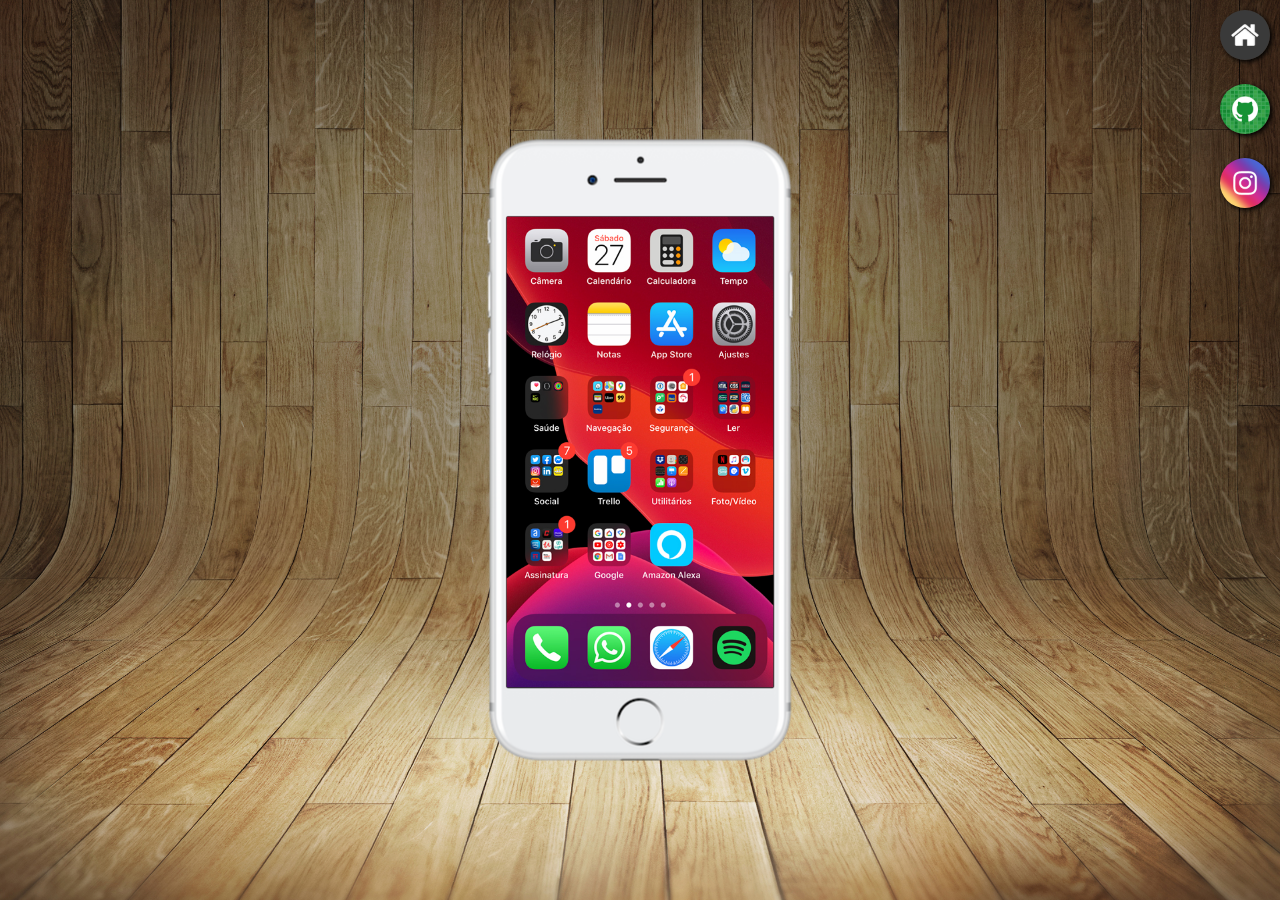
<file: index.html>
<!DOCTYPE html>
<html lang="pt-br">
<head>
    <meta charset="UTF-8">
    <meta name="viewport" content="width=device-width, initial-scale=1.0">
    <title>Minhas redes</title>
    <link rel="shortcut icon" href="pacote-d013/favicon.ico" type="image/x-icon">
    <link rel="stylesheet" href="Redes_Sociais/pacote-d013/estilos/style.css">
</head>
<body>
    <main>
        <section id="telefone">
            <iframe src="home.html" name="tela" id="tela" frameborder="0">O navegador não é compativel</iframe>
        </section>
        <section id="rede_social">
            <a href="home.html" target="tela"><img src="Redes_Sociais/pacote-d013/pacote-d013/imagens/logo-home.jpg" alt="Home"></a> <br>
            <a href="github.html" target="tela"><img src="Redes_Sociais/pacote-d013/pacote-d013/imagens/logo-github.jpg" alt="github"></a> <br>
            <a href="instagram.html" target="tela"><img src="Redes_Sociais/pacote-d013/pacote-d013/imagens/logo-instagram.jpg" alt="instagram"></a>
        </section>
    </main>
</body>
</html>
</file>
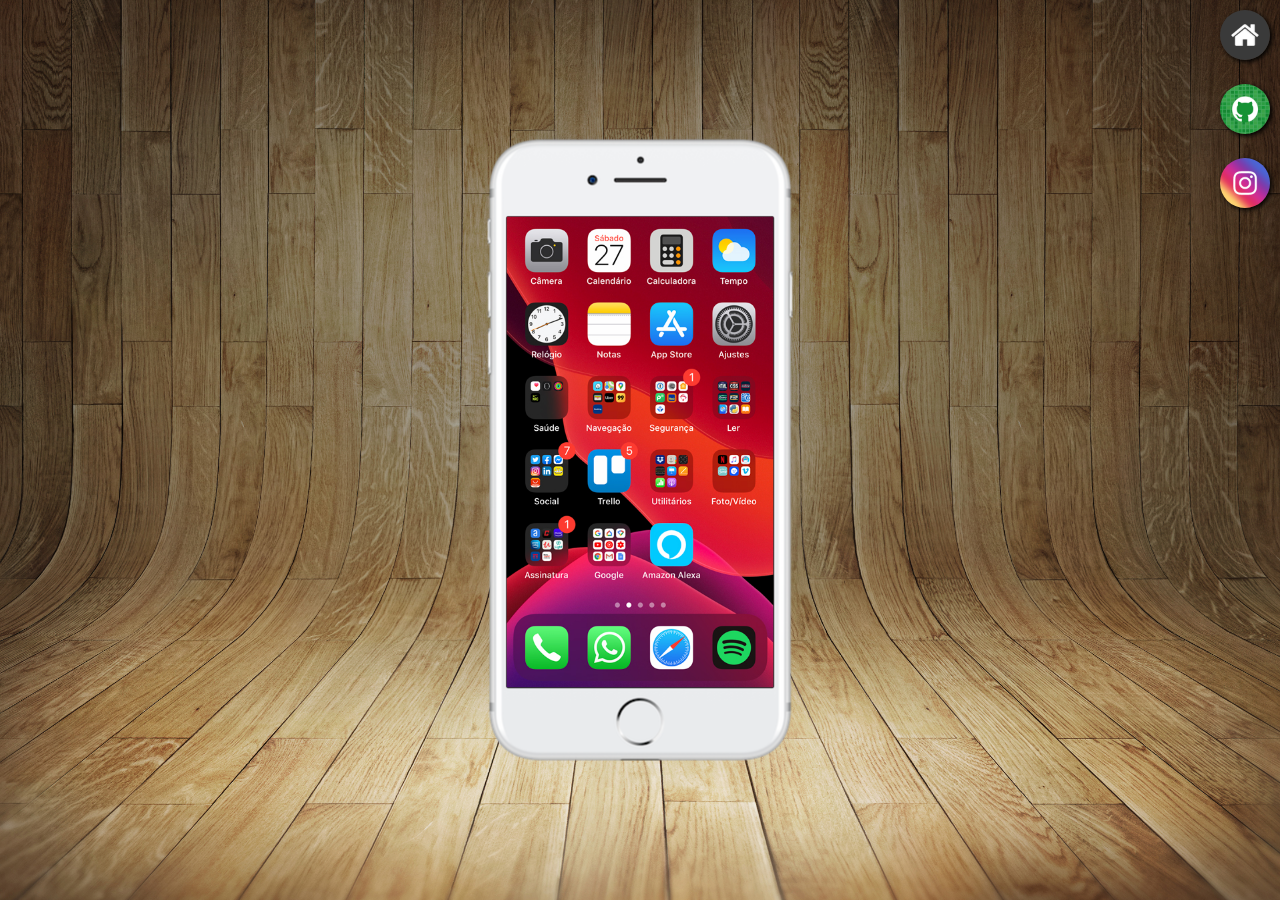
<file: Redes_Sociais/pacote-d013/index.html>
<!DOCTYPE html>
<html lang="pt-br">
<head>
    <meta charset="UTF-8">
    <meta name="viewport" content="width=device-width, initial-scale=1.0">
    <title>Minhas redes</title>
    <link rel="shortcut icon" href="pacote-d013/favicon.ico" type="image/x-icon">
    <link rel="stylesheet" href="estilos/style.css">
</head>
<body>
    <main>
        <section id="telefone">
            <iframe src="home.html" name="tela" id="tela" frameborder="0">O navegador não é compativel</iframe>
        </section>
        <section id="rede_social">
            <a href="home.html" target="tela"><img src="pacote-d013/imagens/logo-home.jpg" alt="Home"></a> <br>
            <a href="github.html" target="tela"><img src="pacote-d013/imagens/logo-github.jpg" alt="github"></a> <br>
            <a href="instagram.html" target="tela"><img src="pacote-d013/imagens/logo-instagram.jpg" alt="instagram"></a>
        </section>
    </main>
</body>
</html>
</file>
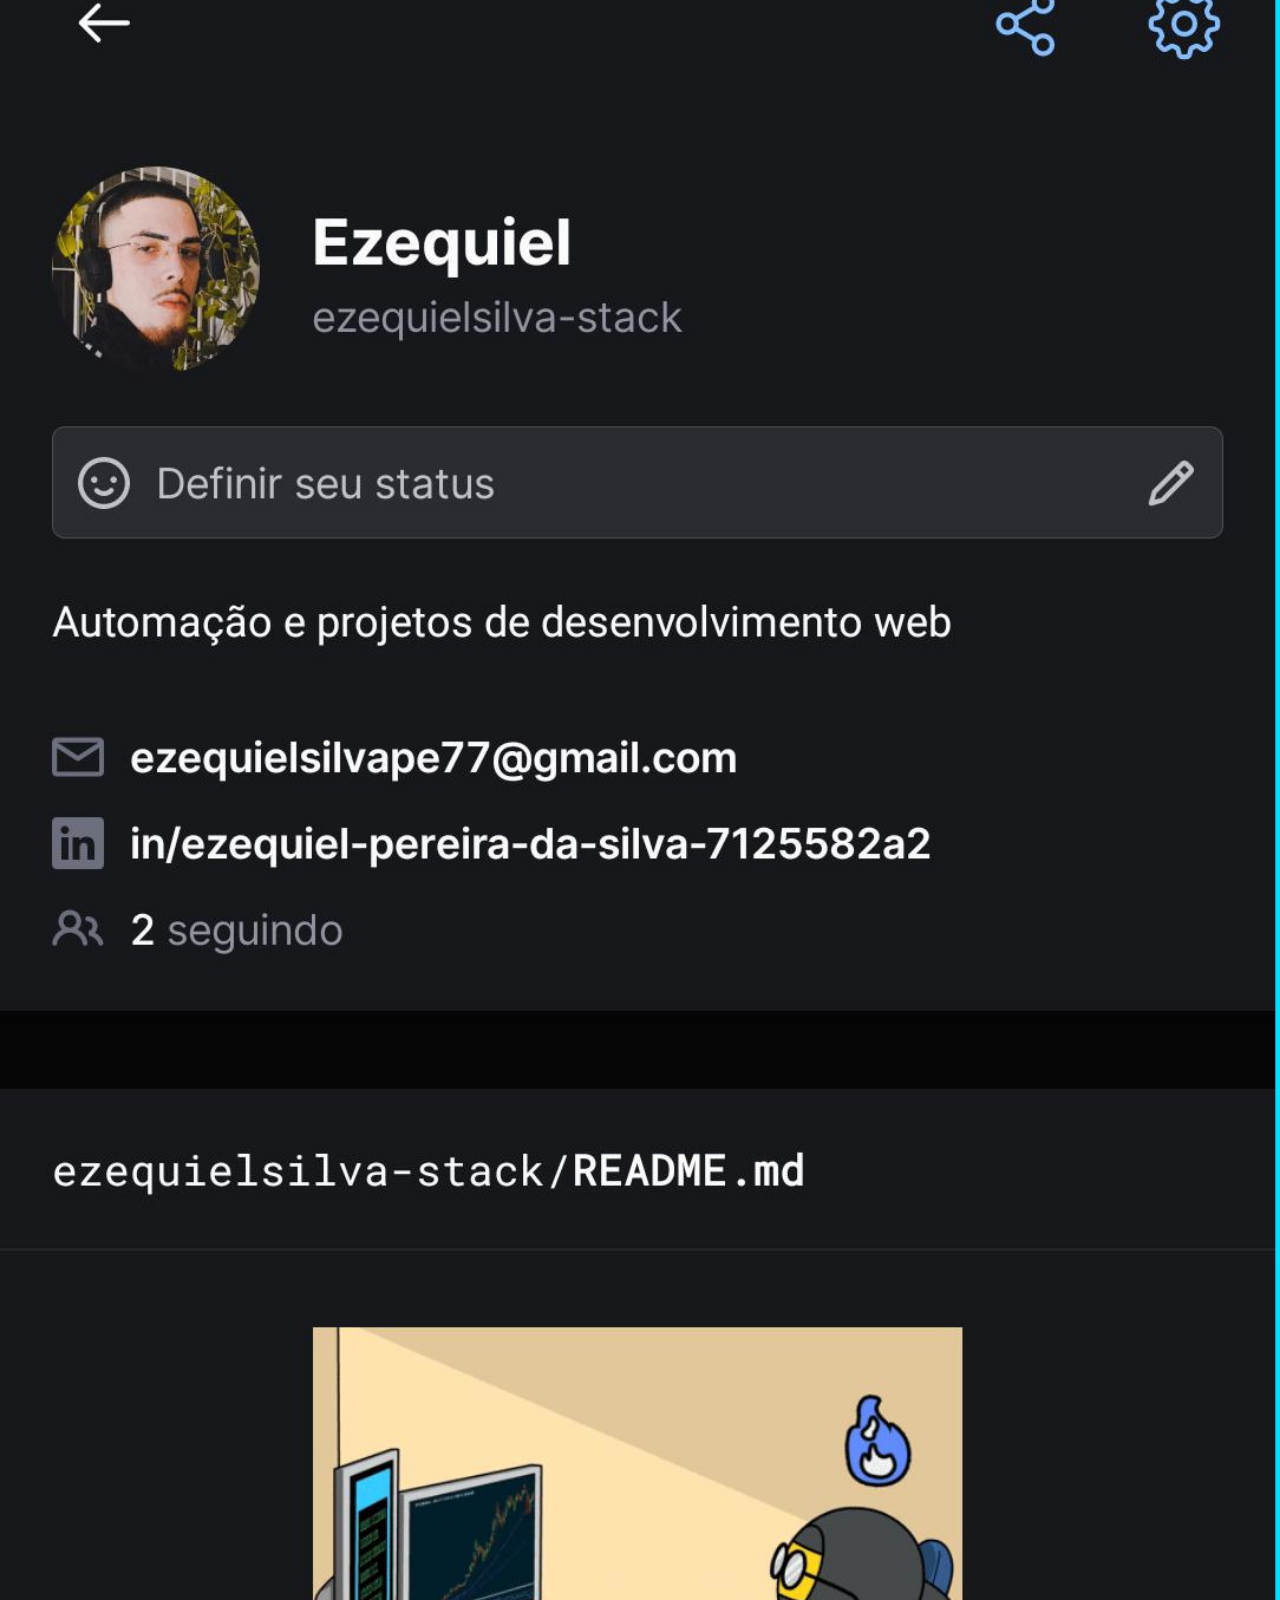
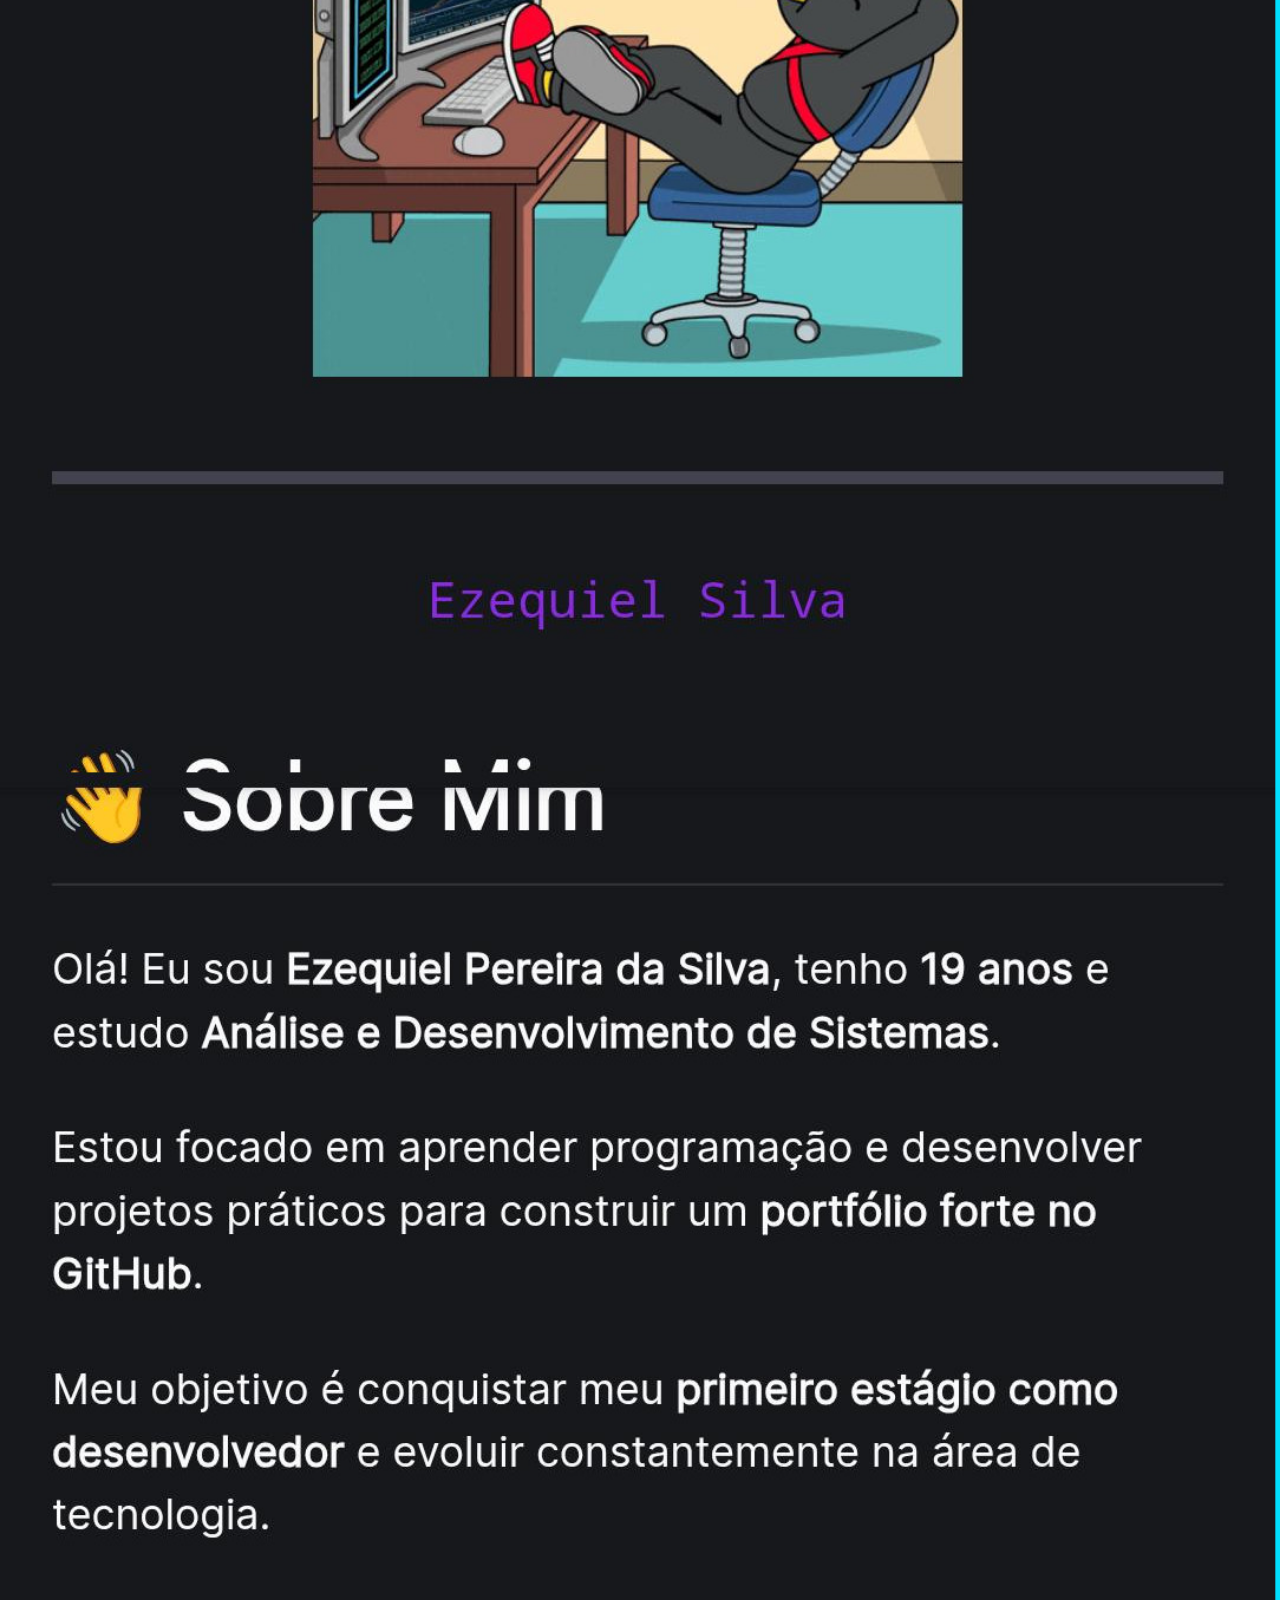
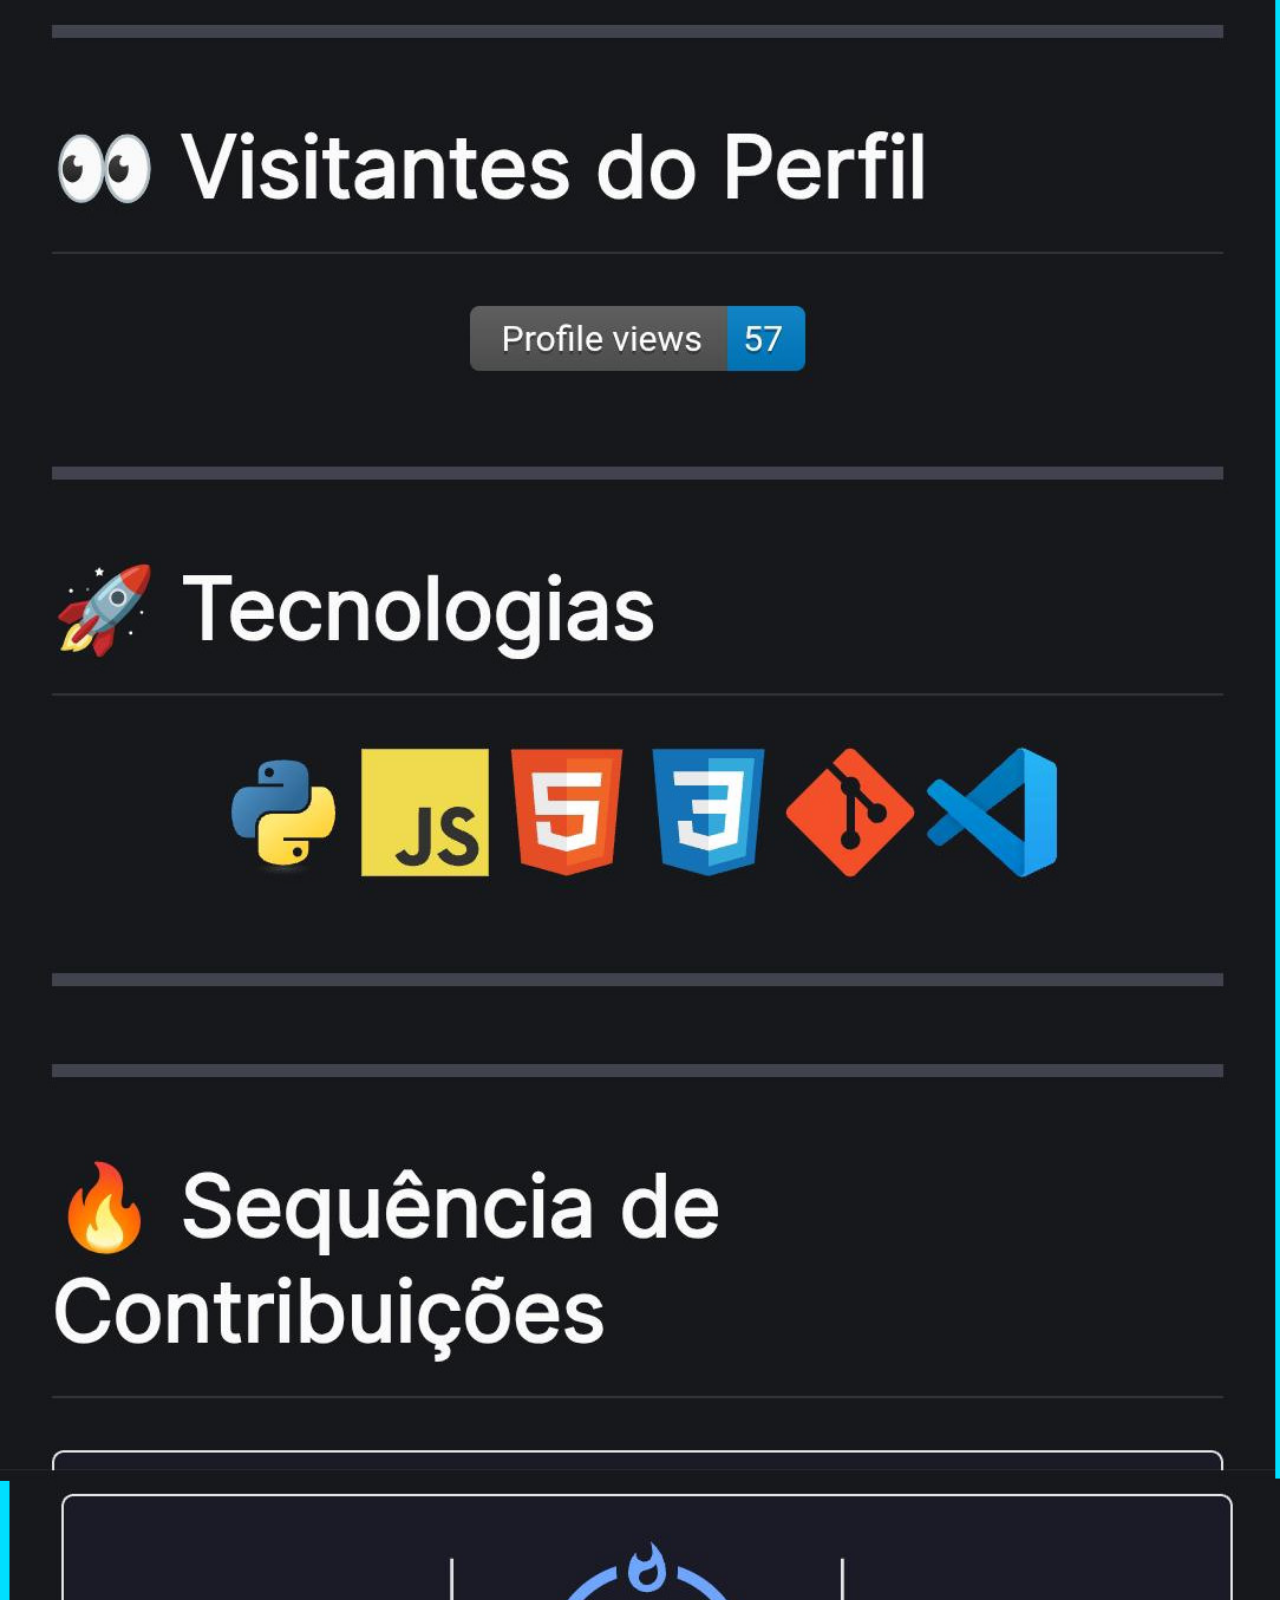
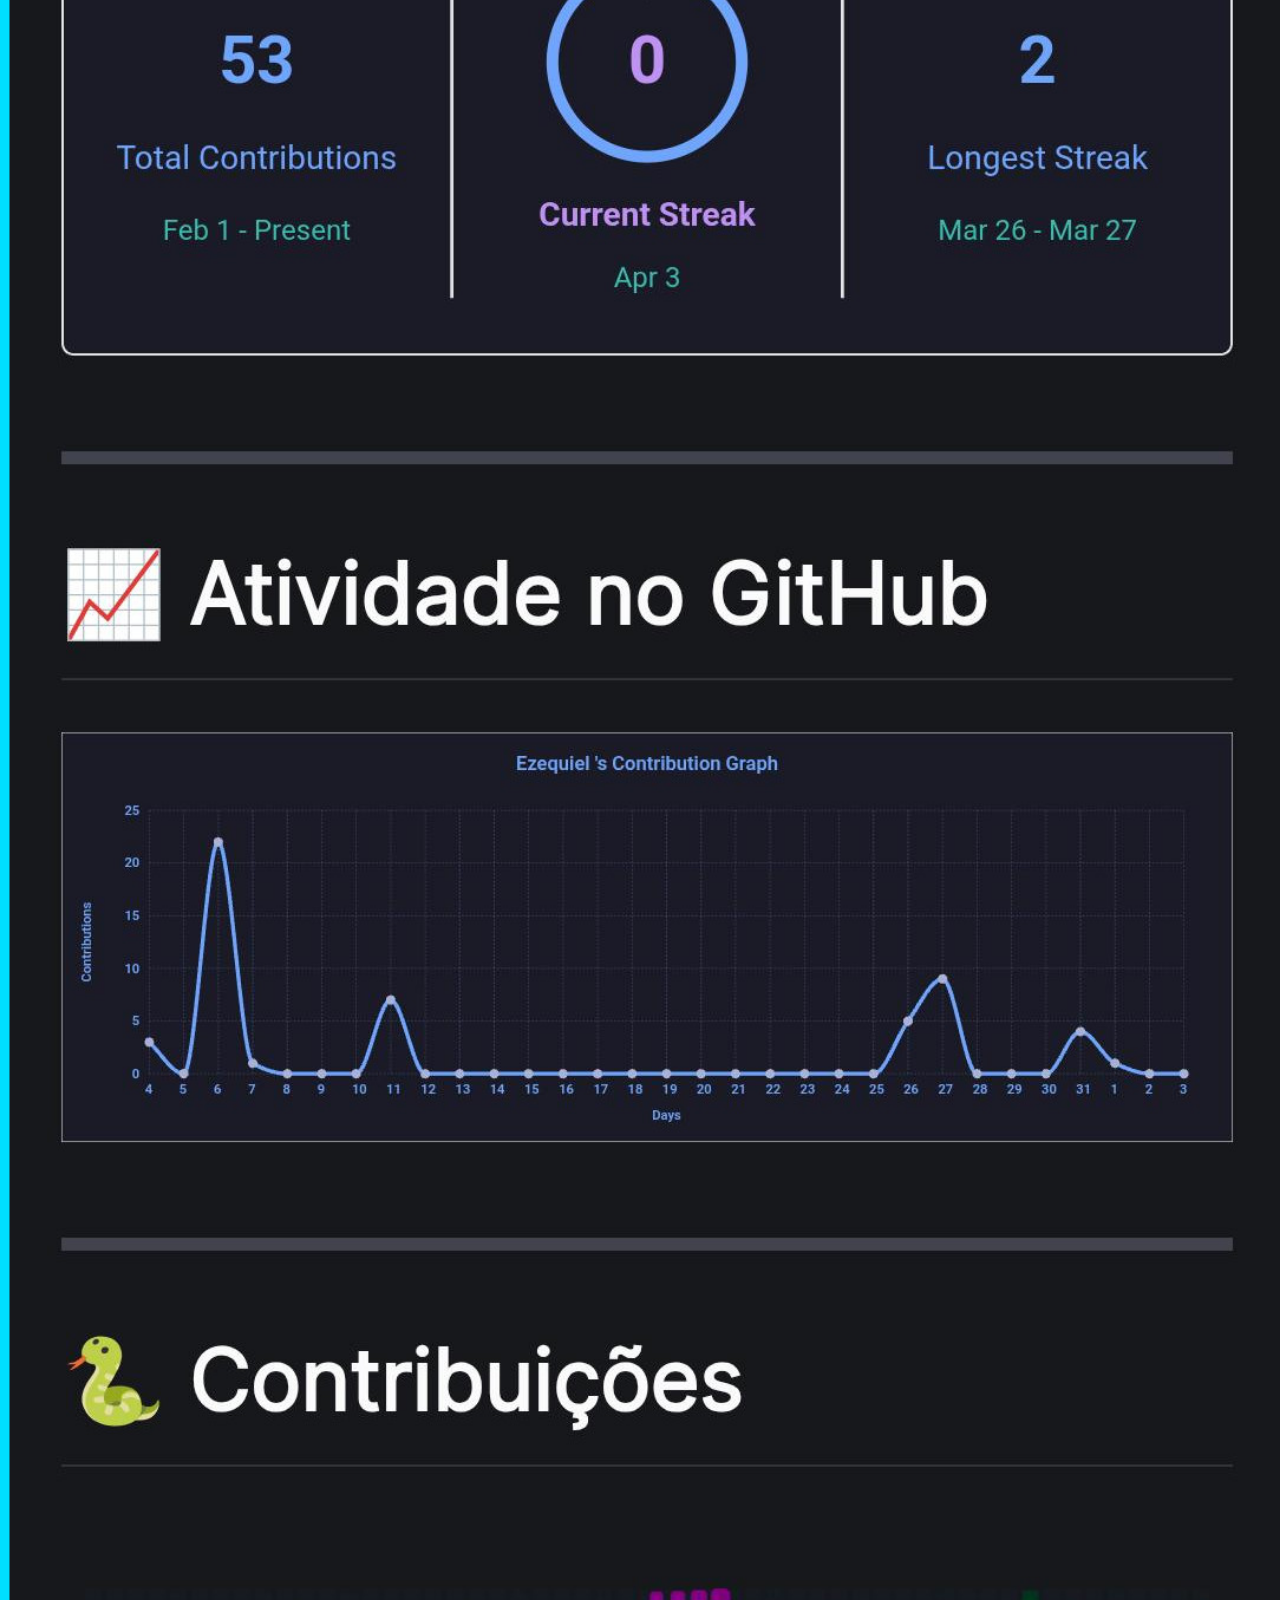
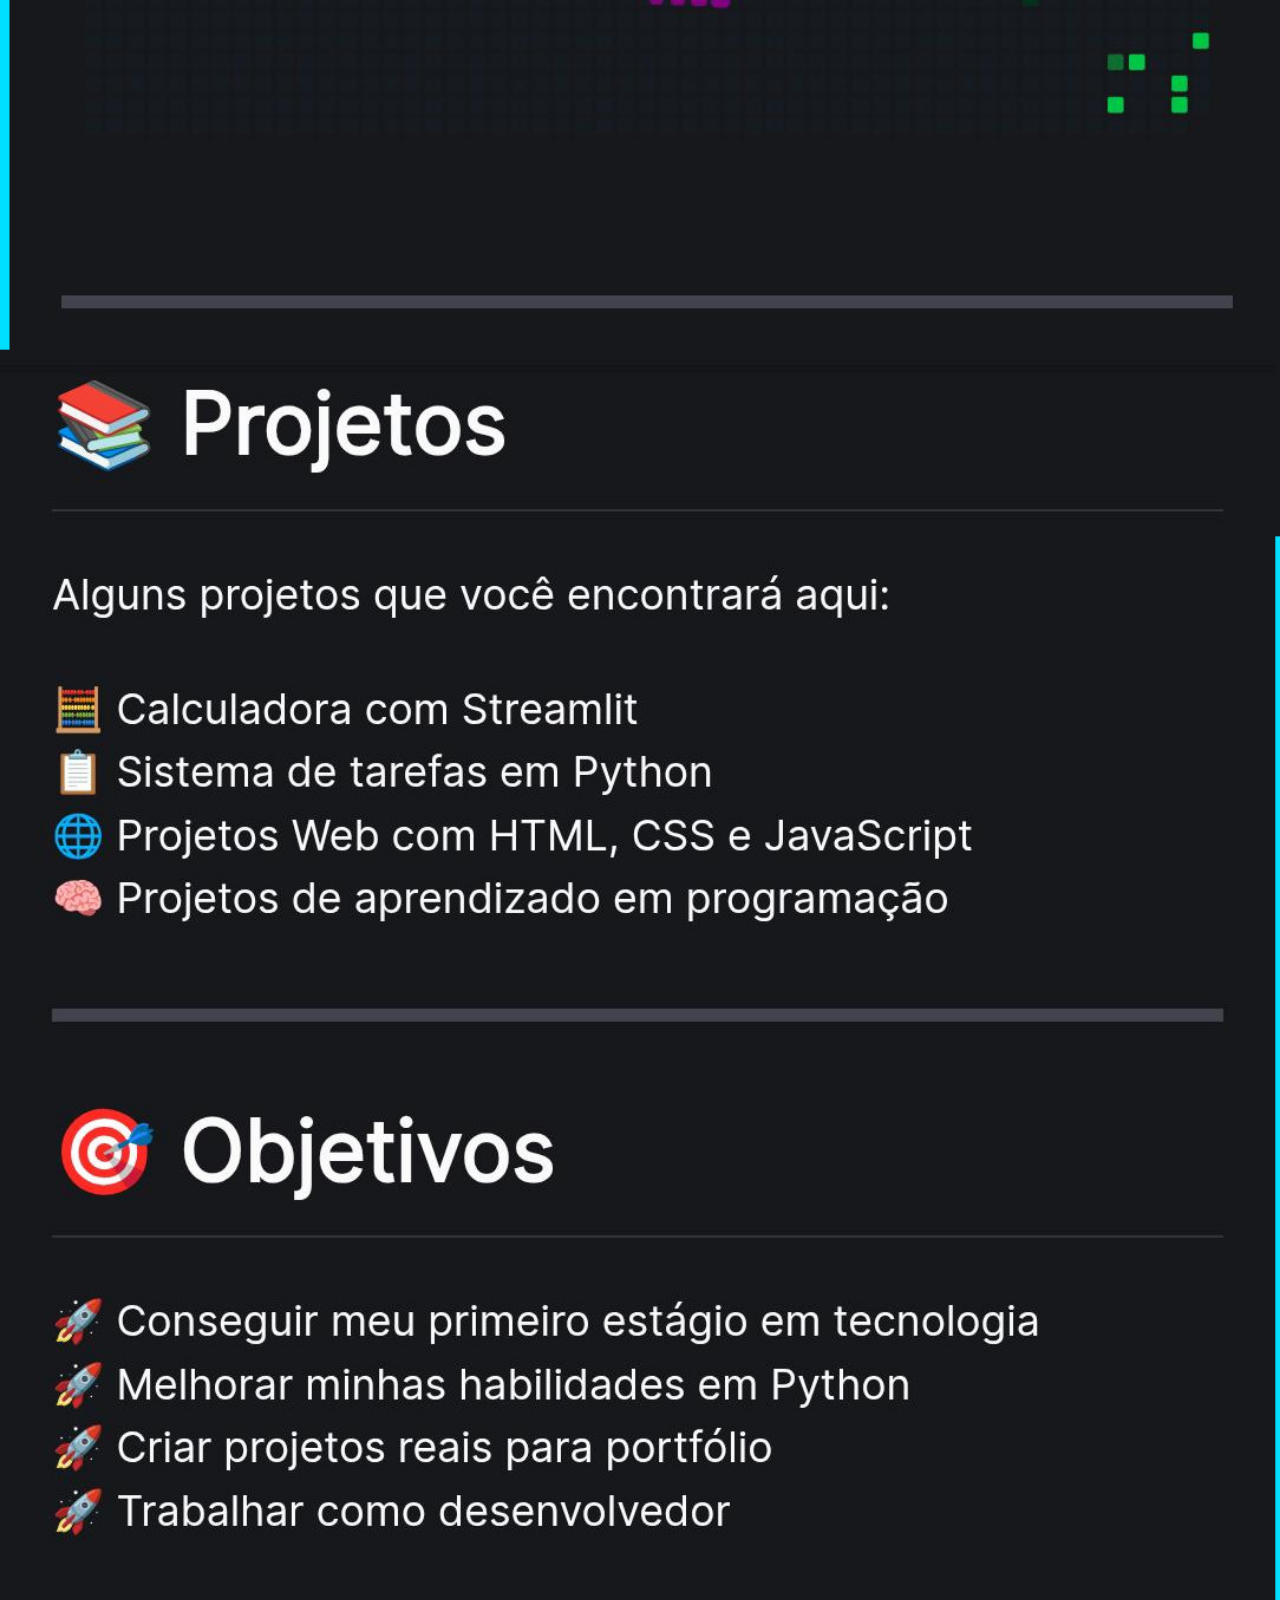
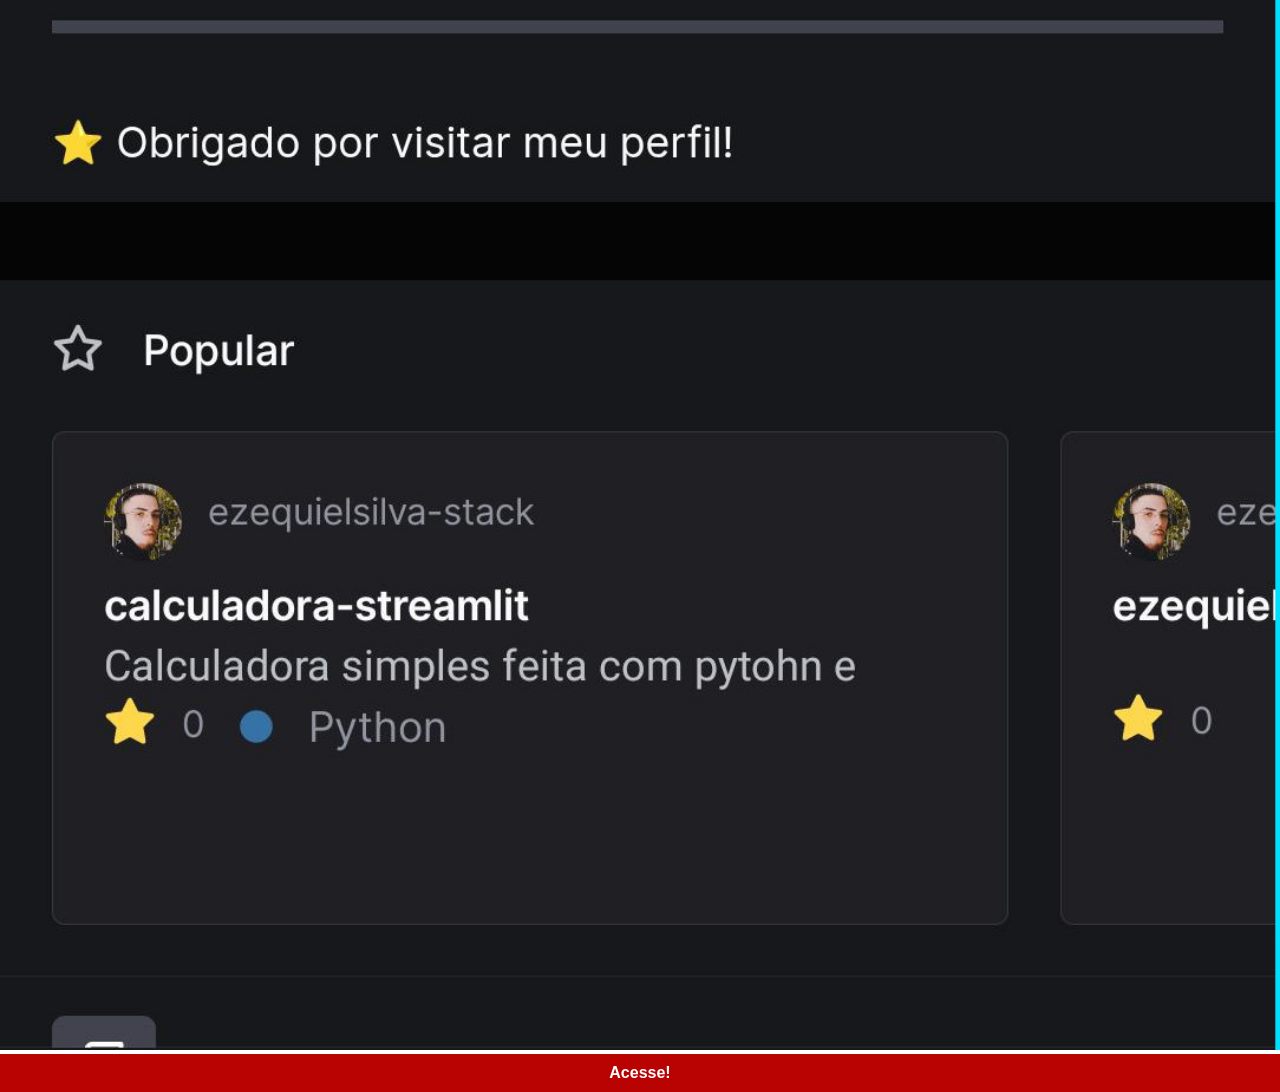
<file: github.html>
<!DOCTYPE html>
<html lang="pt-br">
<head>
    <meta charset="UTF-8">
    <meta name="viewport" content="width=device-width, initial-scale=1.0">
    <title>GitHub</title>
    <link rel="stylesheet" href="Redes_Sociais/pacote-d013/estilos/social.css">
</head>
<body>
    <img src="Redes_Sociais/pacote-d013/pacote-d013/imagens/github.jpg" alt="github"> <a href="https://github.com/ezequielsilva-stack" target="_blank">Acesse!</a>
</body>
</html>
</file>
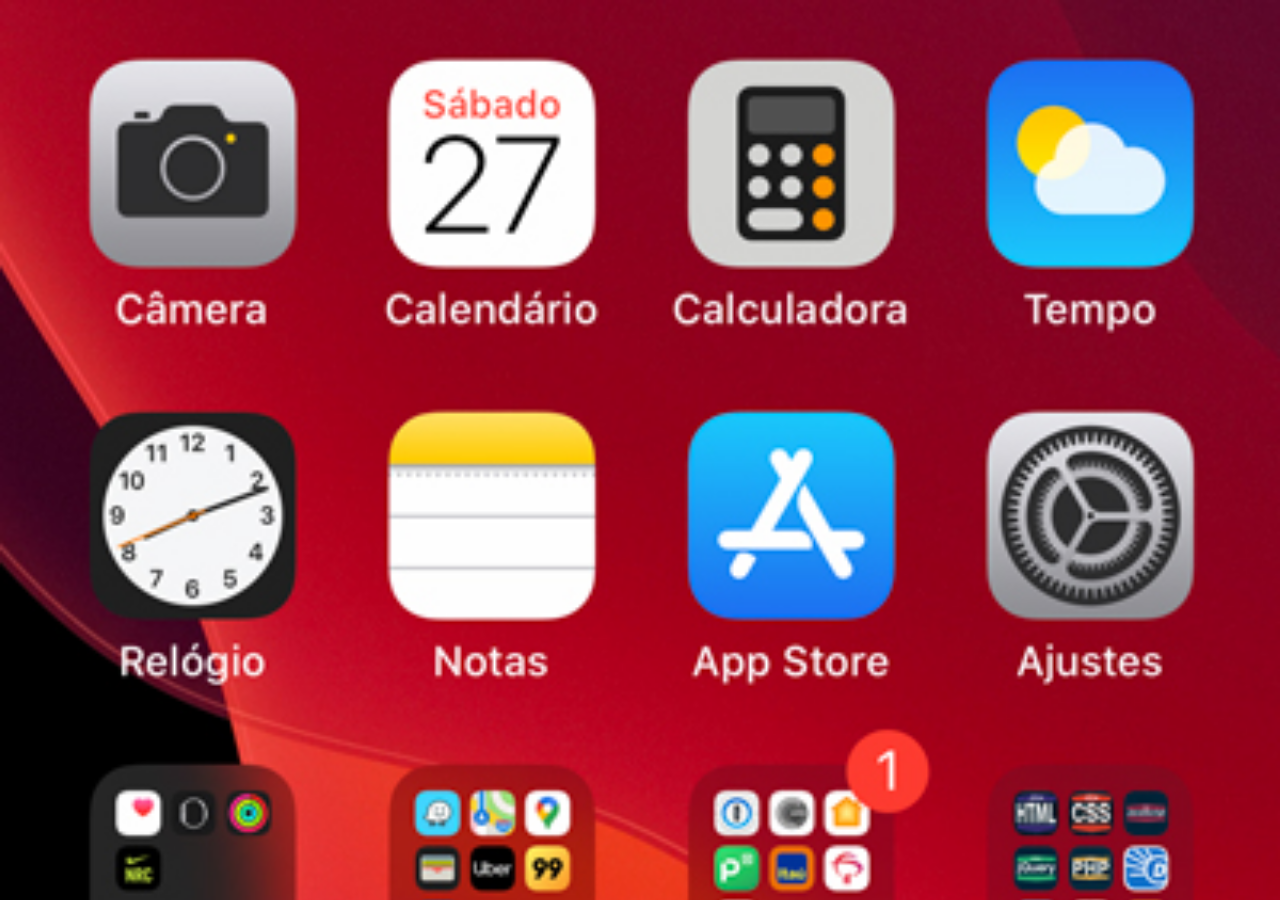
<file: home.html>
<!DOCTYPE html>
<html lang="pt-br">
<head>
    <meta charset="UTF-8">
    <meta name="viewport" content="width=device-width, initial-scale=1.0">
    <title>Home</title>
    <style>
      *{
        margin: 0;
        padding: 0;
      } 
      body{
        width: 100vw;
        height: 100vh;
        background: black url(Redes_Sociais/pacote-d013/pacote-d013/imagens/tela-home.jpg) no-repeat top center;
        background-size: cover;
      }
    </style>
</head>
<body>
    
</body>
</html>
</file>
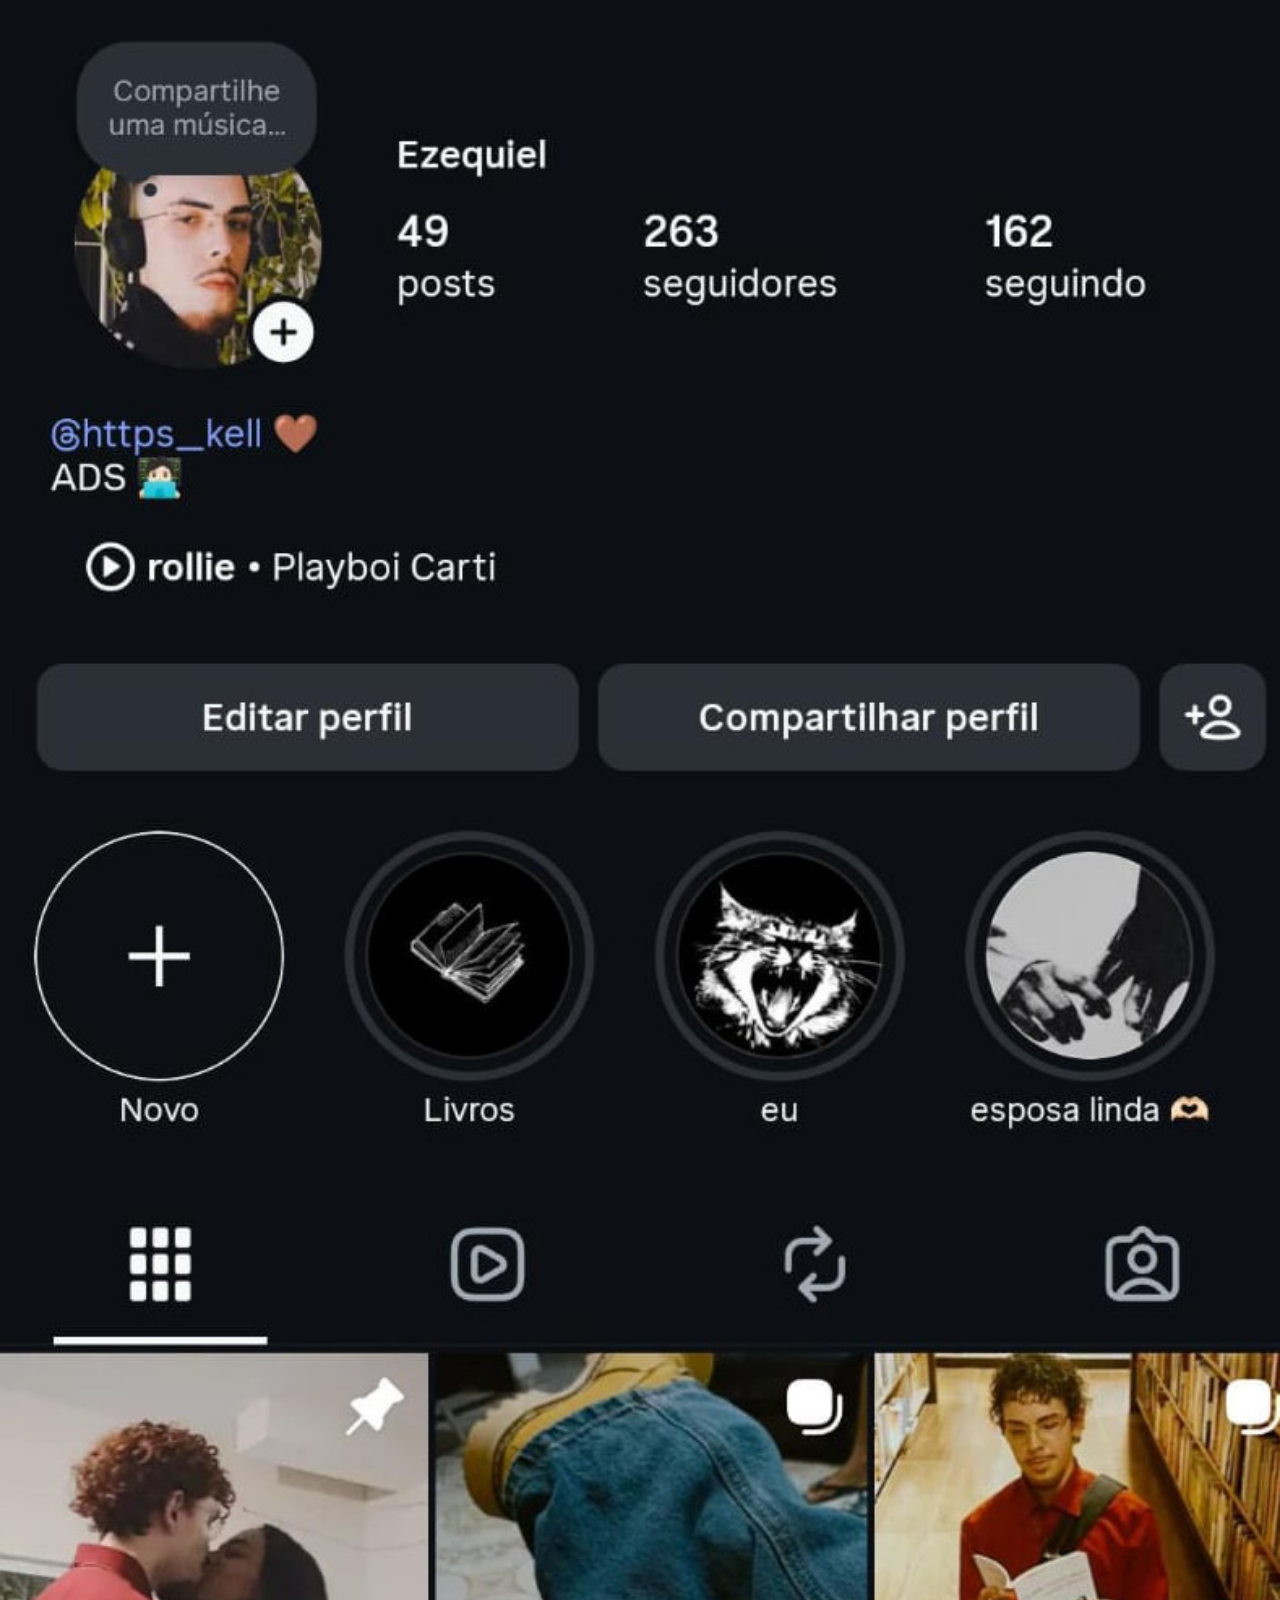
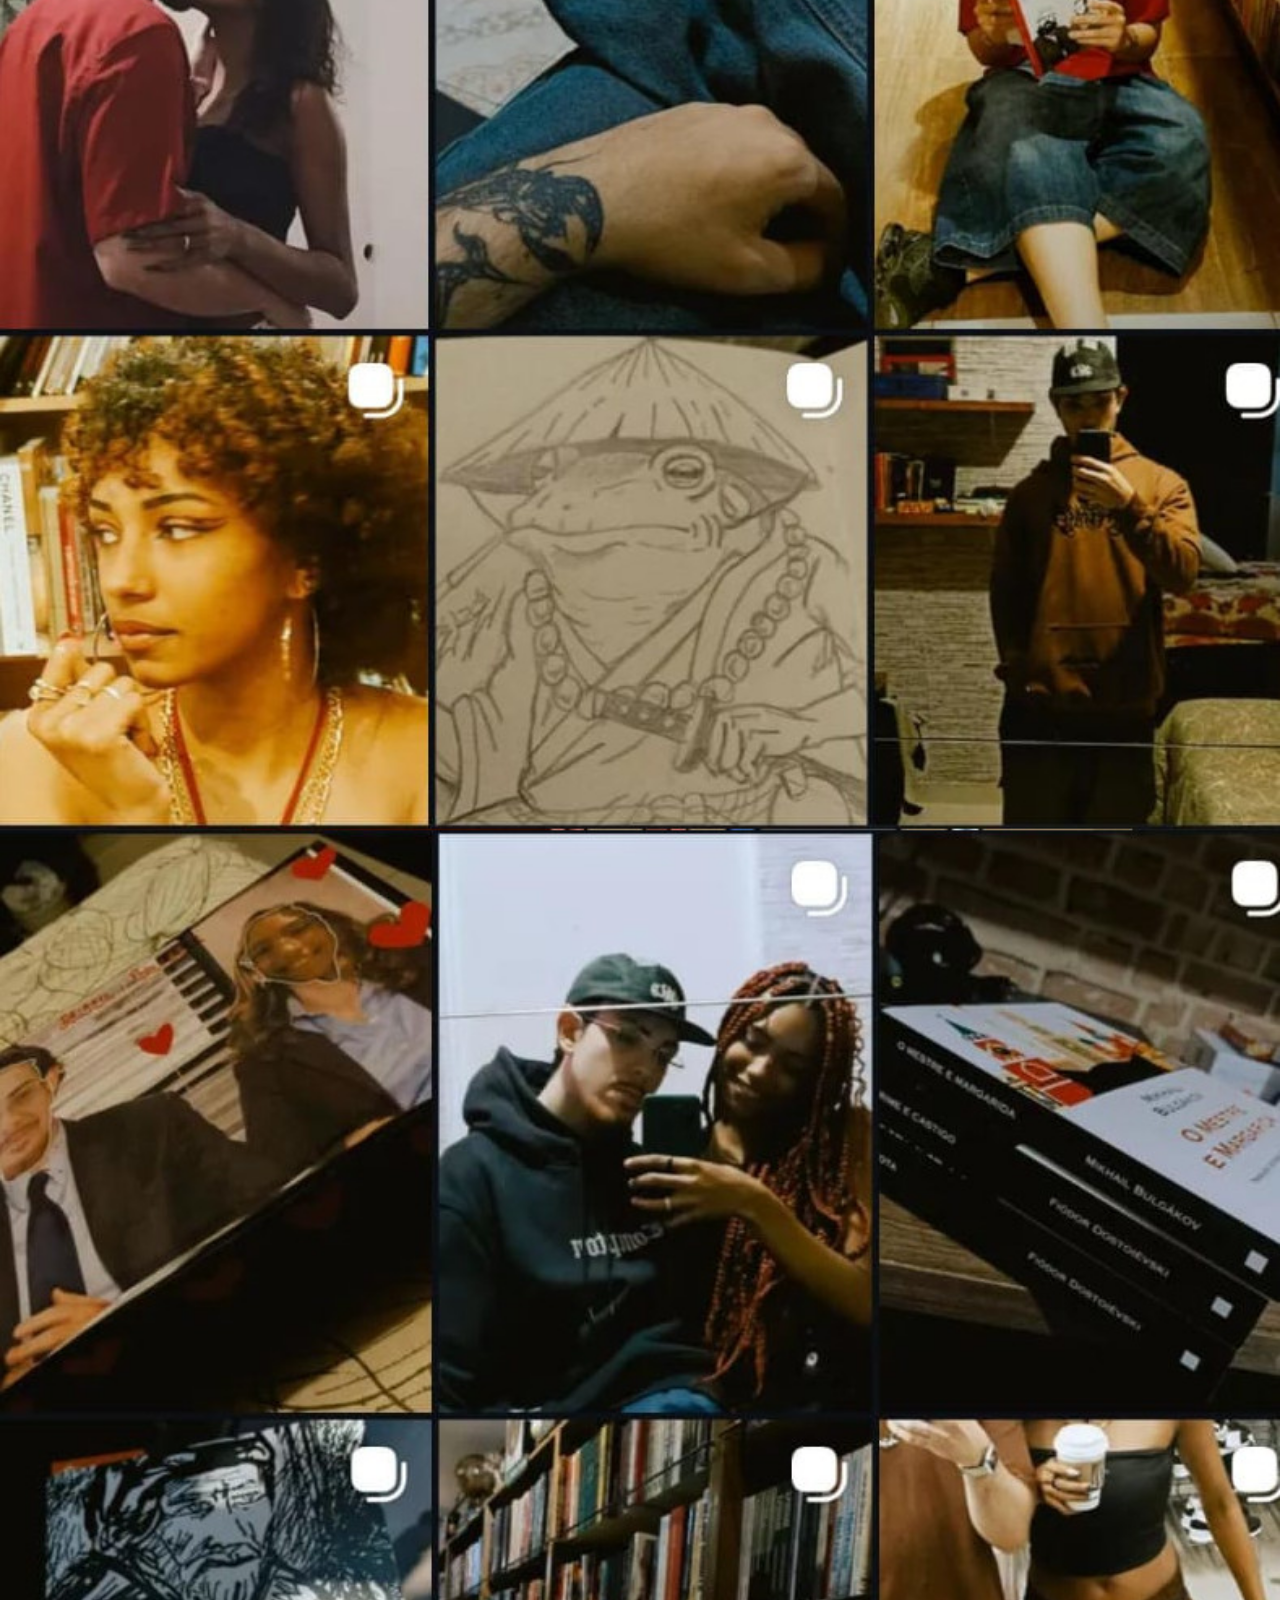
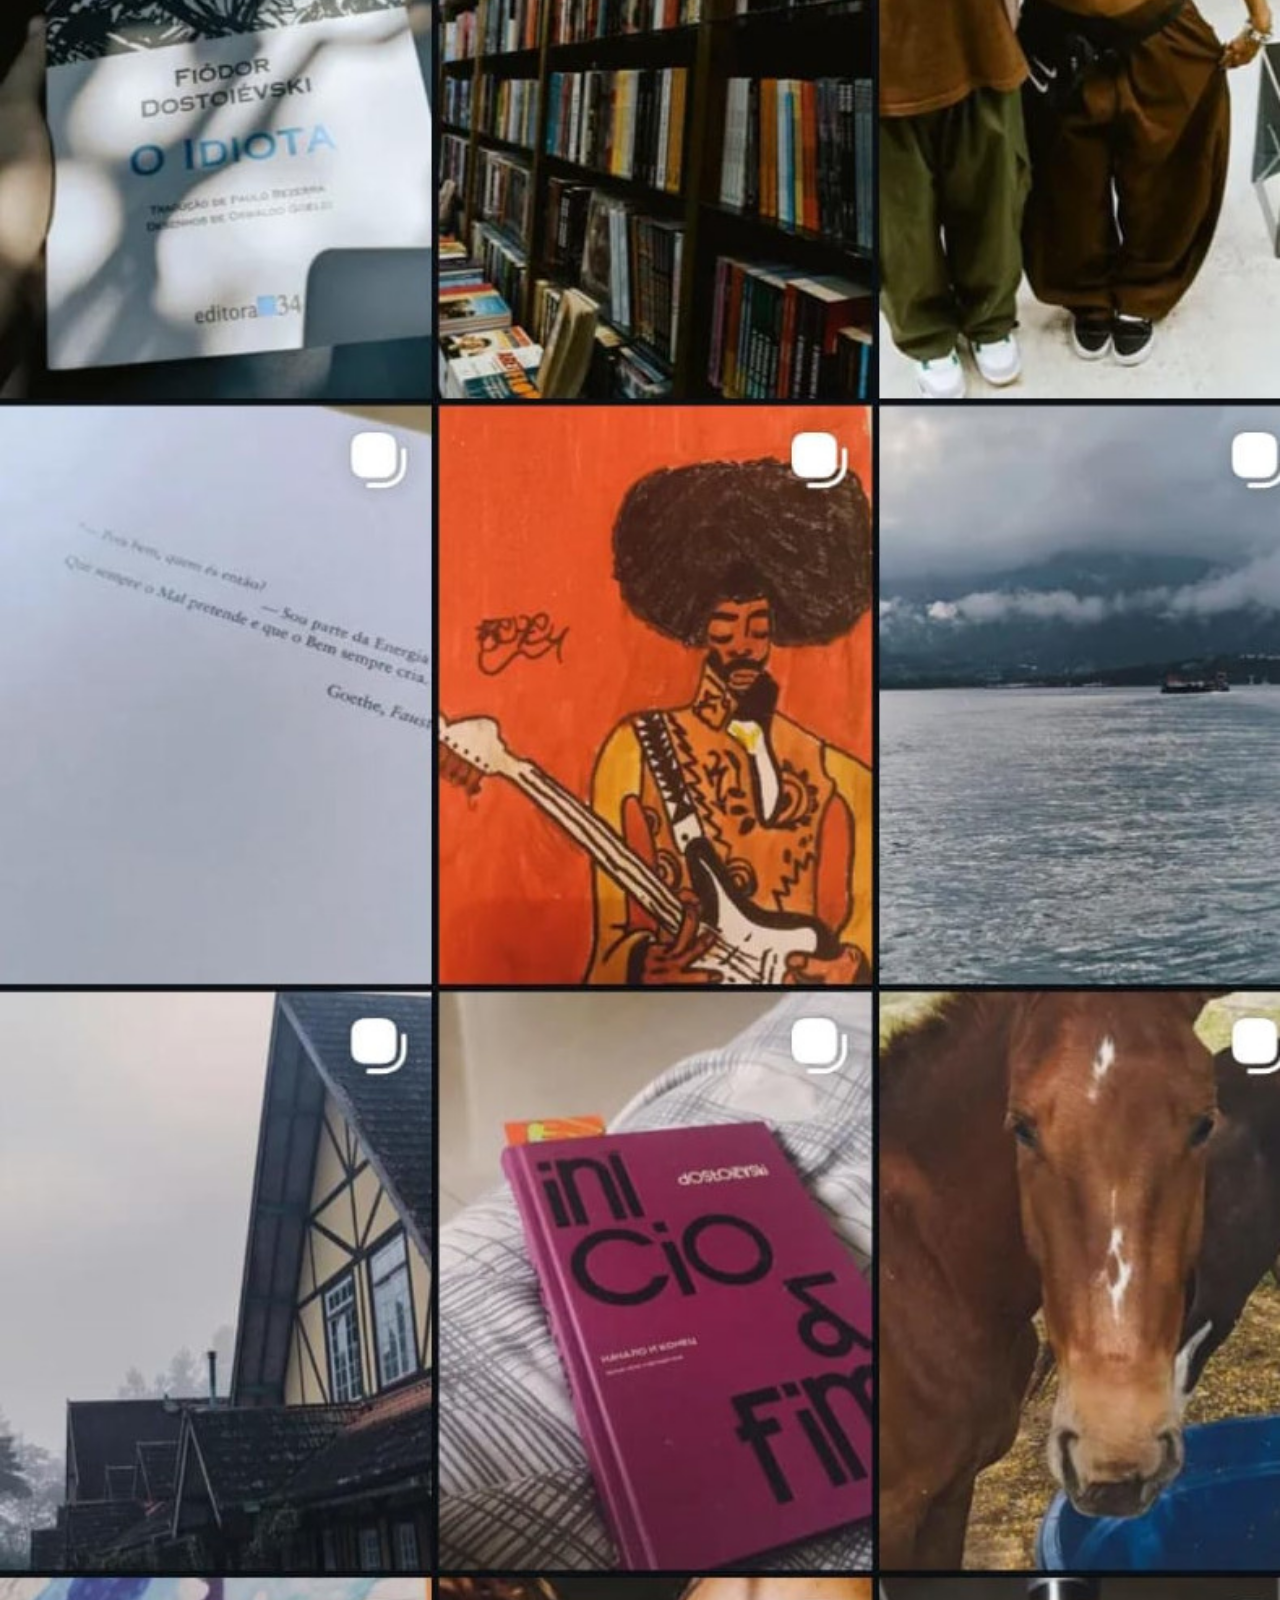
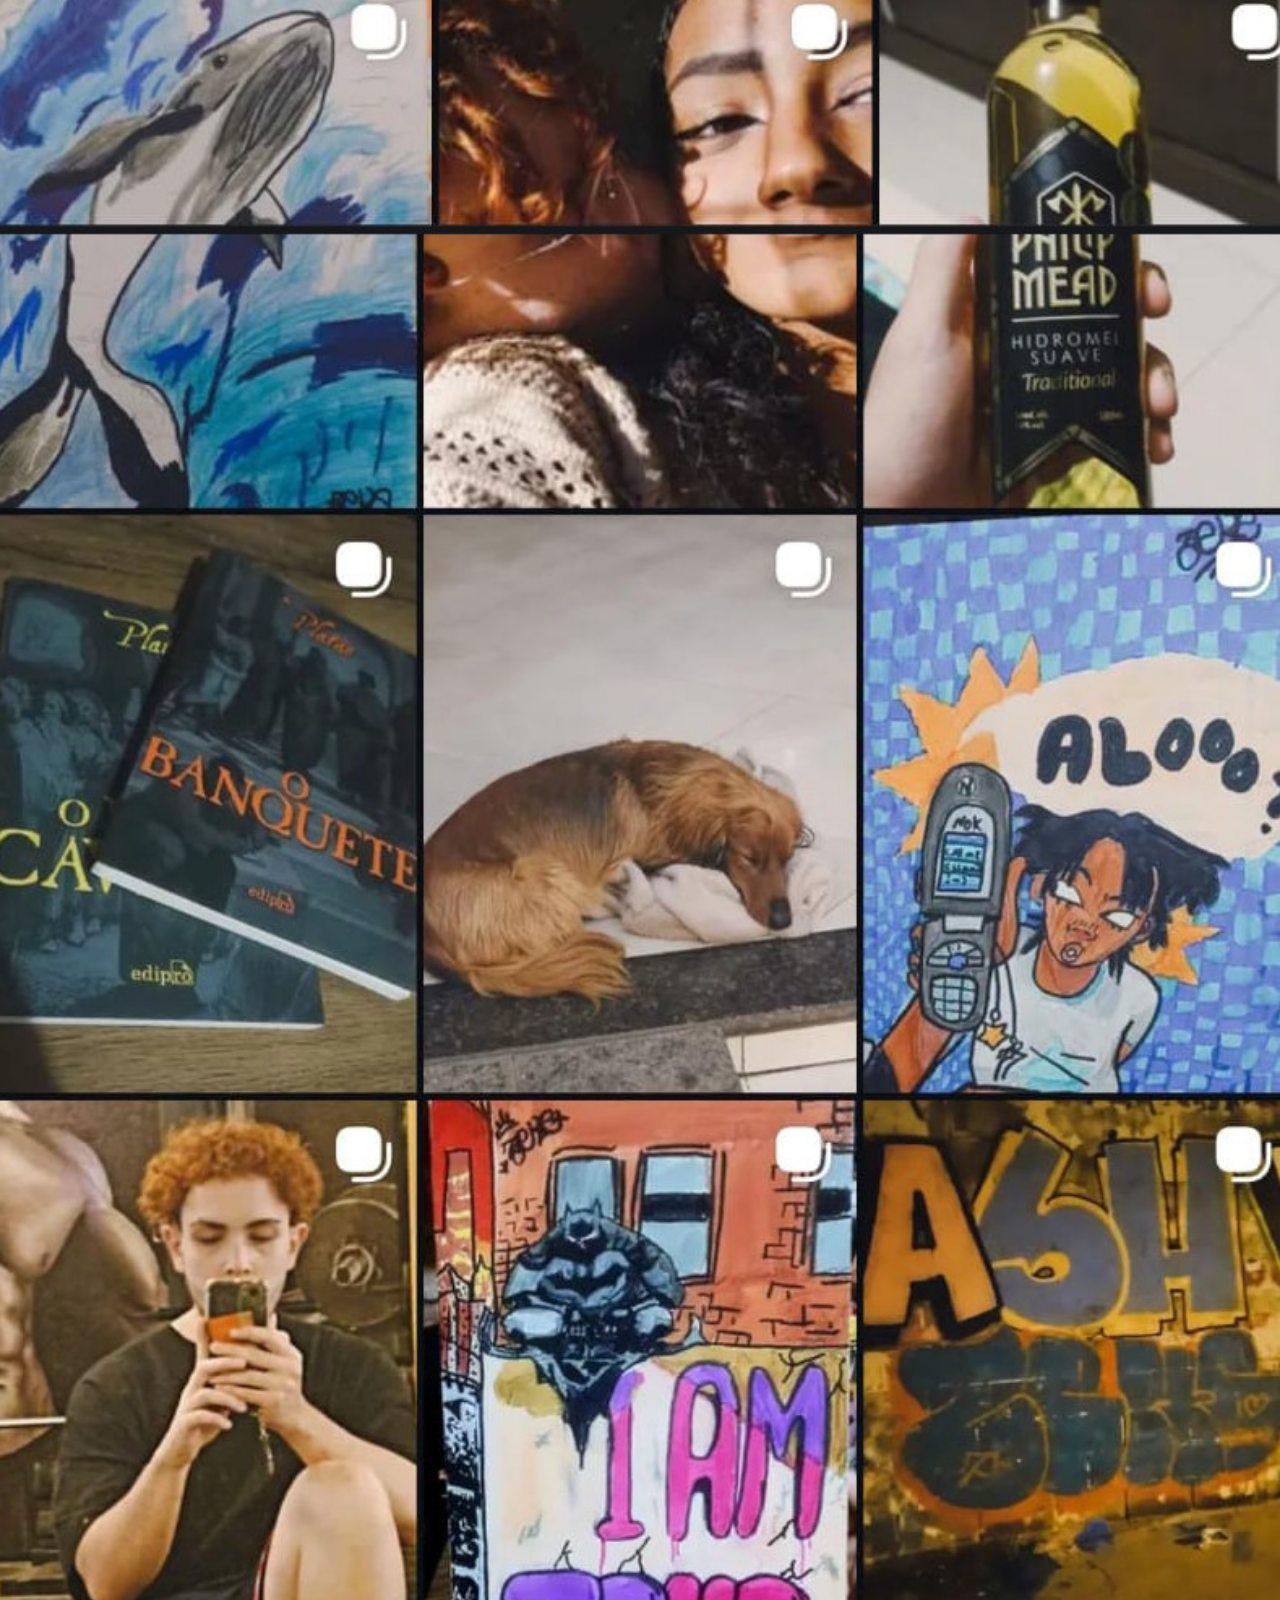
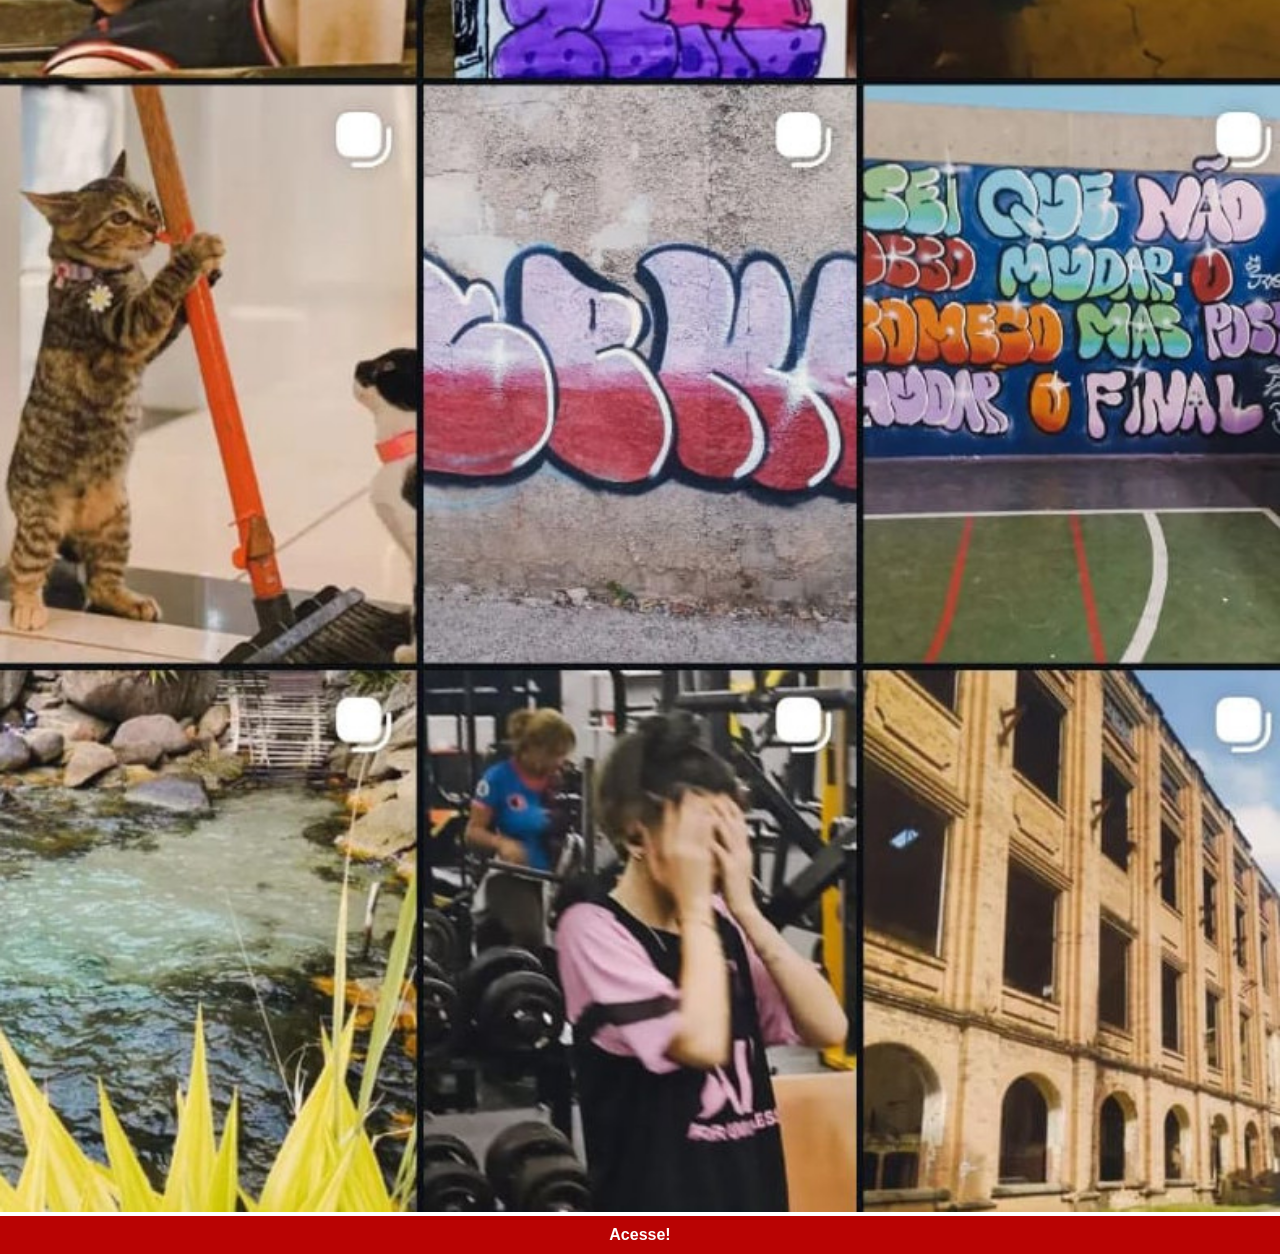
<file: instagram.html>
<!DOCTYPE html>
<html lang="pt-br">
<head>
    <meta charset="UTF-8">
    <meta name="viewport" content="width=device-width, initial-scale=1.0">
    <title>Instagram</title>
    <link rel="stylesheet" href="Redes_Sociais/pacote-d013/estilos/social.css">
</head>
<body>
    <img src="Redes_Sociais/pacote-d013/pacote-d013/imagens/instagramzeke.jpg"><a href="https://www.instagram.com/zekepjl/" target="_blank">Acesse!</a>
</body>
</html>
</file>
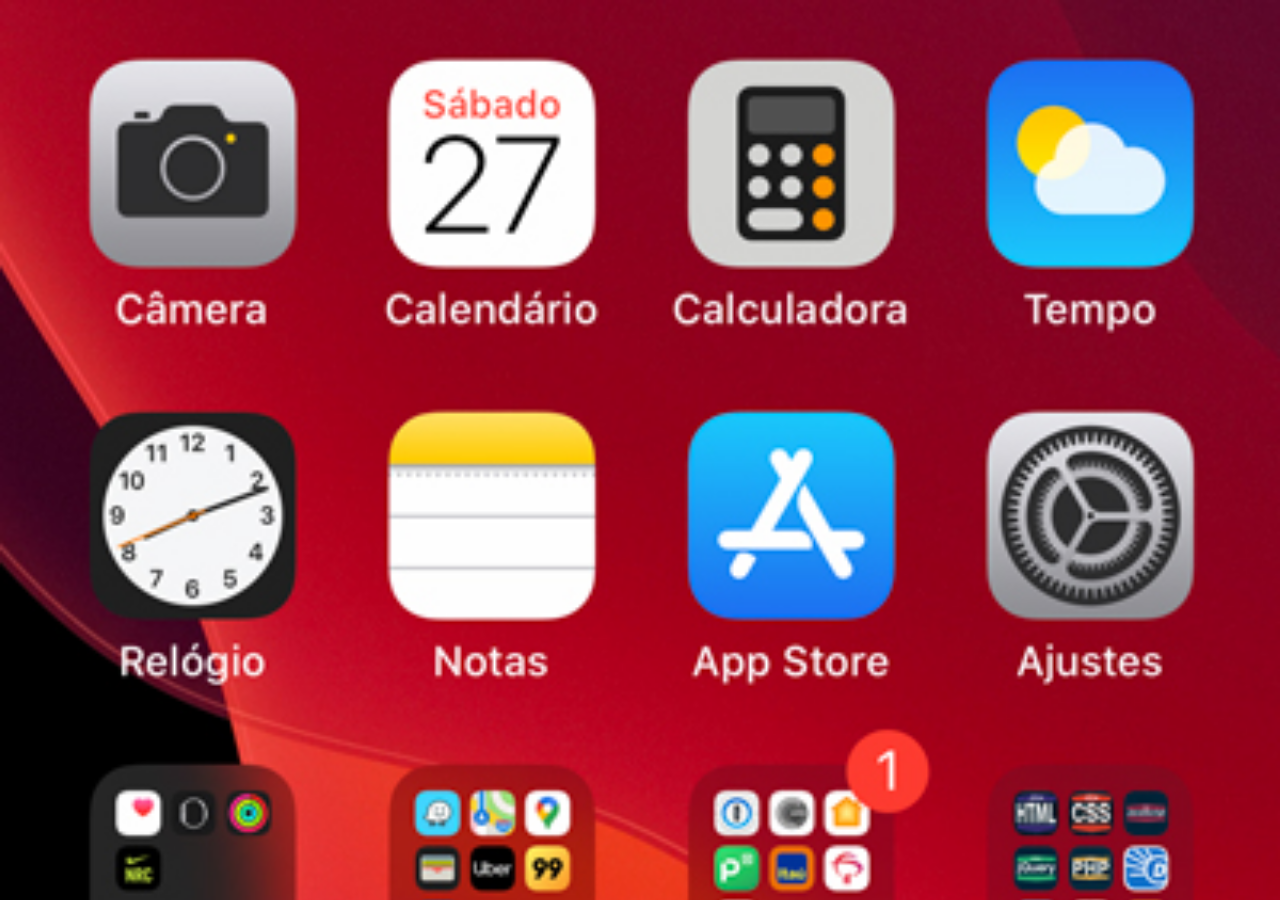
<file: Redes_Sociais/pacote-d013/home.html>
<!DOCTYPE html>
<html lang="pt-br">
<head>
    <meta charset="UTF-8">
    <meta name="viewport" content="width=device-width, initial-scale=1.0">
    <title>Home</title>
    <style>
      *{
        margin: 0;
        padding: 0;
      } 
      body{
        width: 100vw;
        height: 100vh;
        background: black url(pacote-d013/imagens/tela-home.jpg) no-repeat top center;
        background-size: cover;
      }
    </style>
</head>
<body>
    
</body>
</html>
</file>
<file: Redes_Sociais/pacote-d013/estilos/style.css>
@charset "UTF-8";

*{
    margin: 0;
    padding: 0;
    font-family: Arial, Helvetica, sans-serif;
}

html,body{
    height: 100vh;
    width: 100vw;
    background-color: black;
}
body{
    height: 100vh;
    margin: 0px;
    background: url('../pacote-d013/imagens/fundo-madeira.jpg')no-repeat center; /*Não repete a imagem e ela fica ao centro*/
    background-size: cover; /*O tamanho da img ocupa toda a tela*/
    background-attachment: fixed; /*Fixa a imagem*/
}
main{
    height: 100vh;
    position: relative;
}
section#telefone{
    position: absolute;
    top: 50%;
    left: 50%;
    transform: translate(-50%, -50%); /*Faz ficar no meio, left e top deixa apenas a ponta do bloco no meio*/

    height: 627px;
    width: 311px;
    background: url('../pacote-d013/imagens/frame-iphone.png')no-repeat;
}
iframe#tela{
    position: relative;
    top: 80px;
    left: 22px;
    width: 267px;
    height: 471px;
}
section#rede_social{
    text-align: right;
}
section#rede_social img{
    width: 50px;
    margin: 10px;
    border-radius: 50%;
    box-shadow: 2px 2px 5px black;
    box-sizing: border-box; /*Transforma o size para transportar a border*/
}
section#rede_social img:hover{
    border: 2px solid rgba(255, 255, 255, 0.437);
    transform: translate(-3px, -3px); /*Cria um efeito de reação ao botão ser clicado*/
    box-shadow: 5px 5px 10px black;
    transition: 0.5s border 1s;
}
</file>
<file: Redes_Sociais/pacote-d013/estilos/social.css>
*{
            margin: 0px;
            padding: 0px;
            font-family: Arial, Helvetica, sans-serif;
        }
        ::-webkit-scrollbar{
            width: 0px;
            padding: 0px;
        }
        img{
            width: 100vw;
            
        }
        a{
            display: block;
            background-color: rgb(185, 3, 3);
            color: white;
            text-align: center;
            font-weight: bolder;
            text-decoration: none;
            padding: 10px;
        }
</file>
